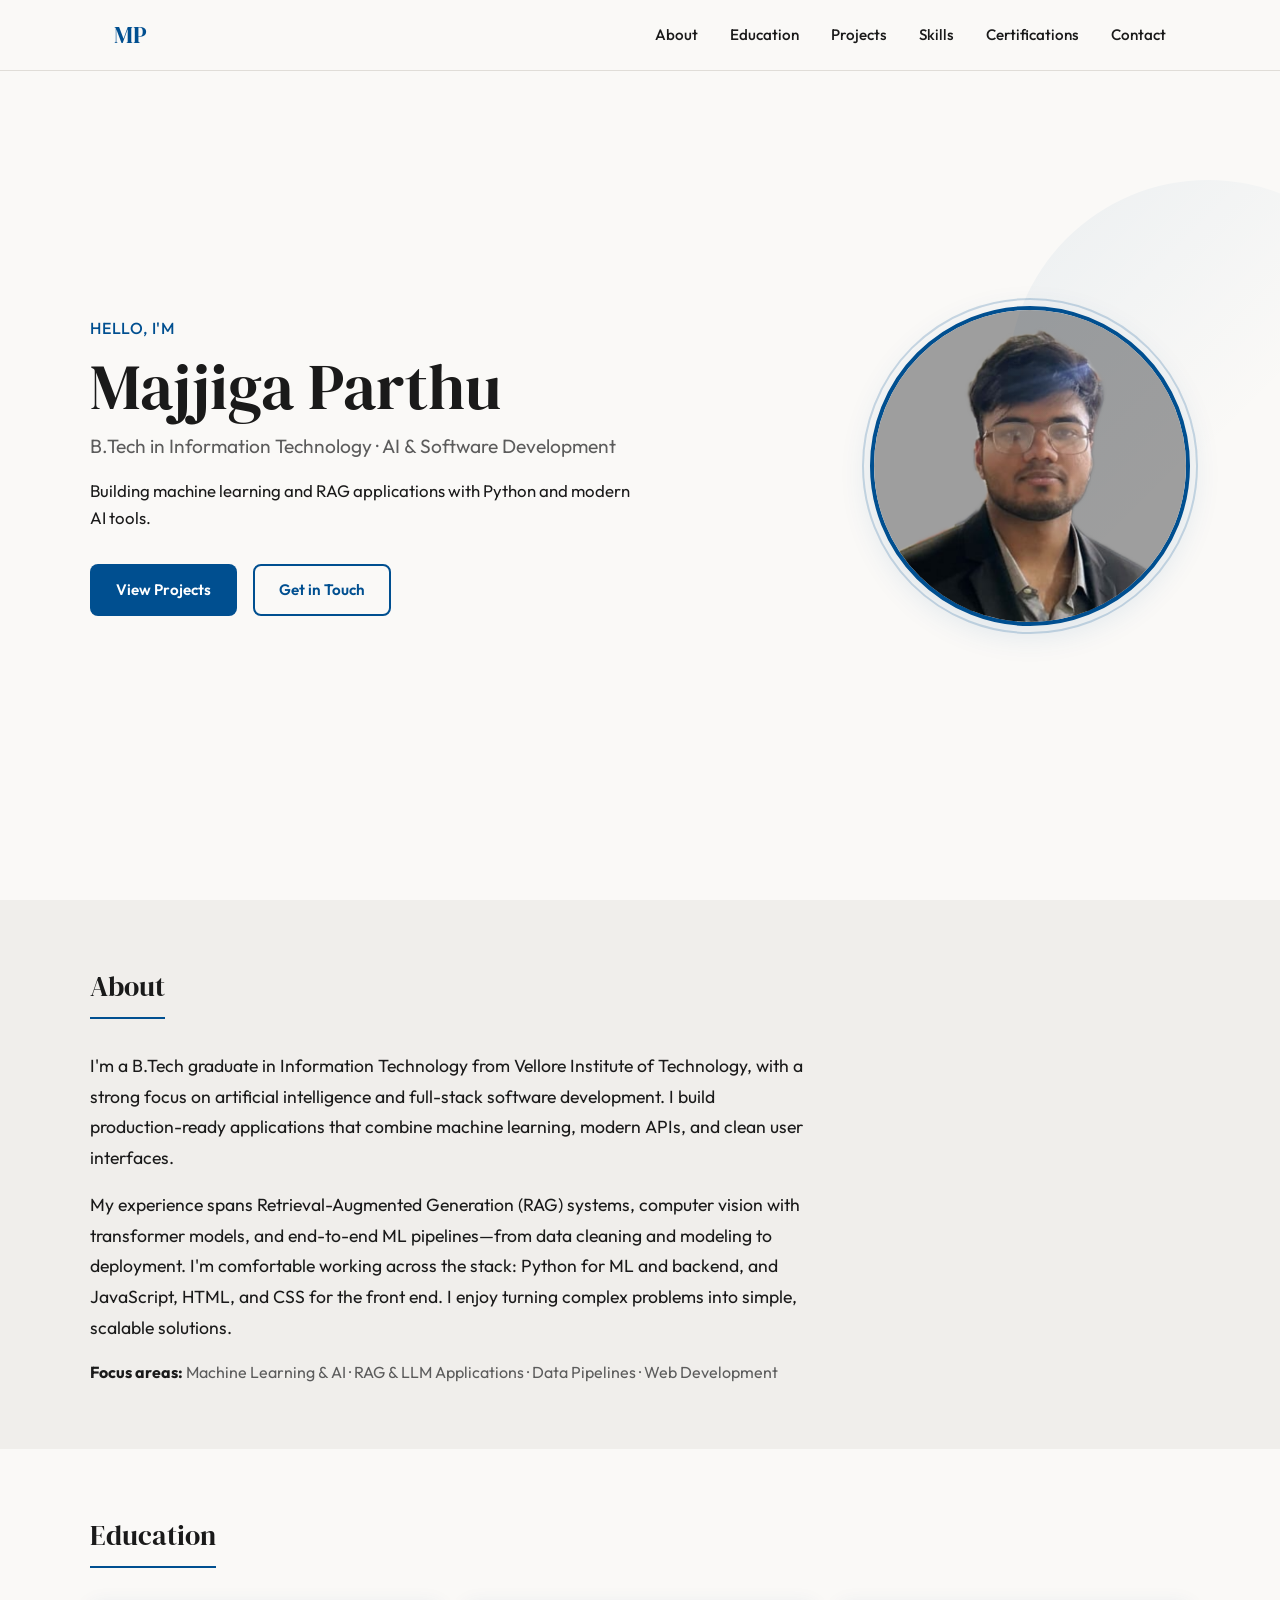
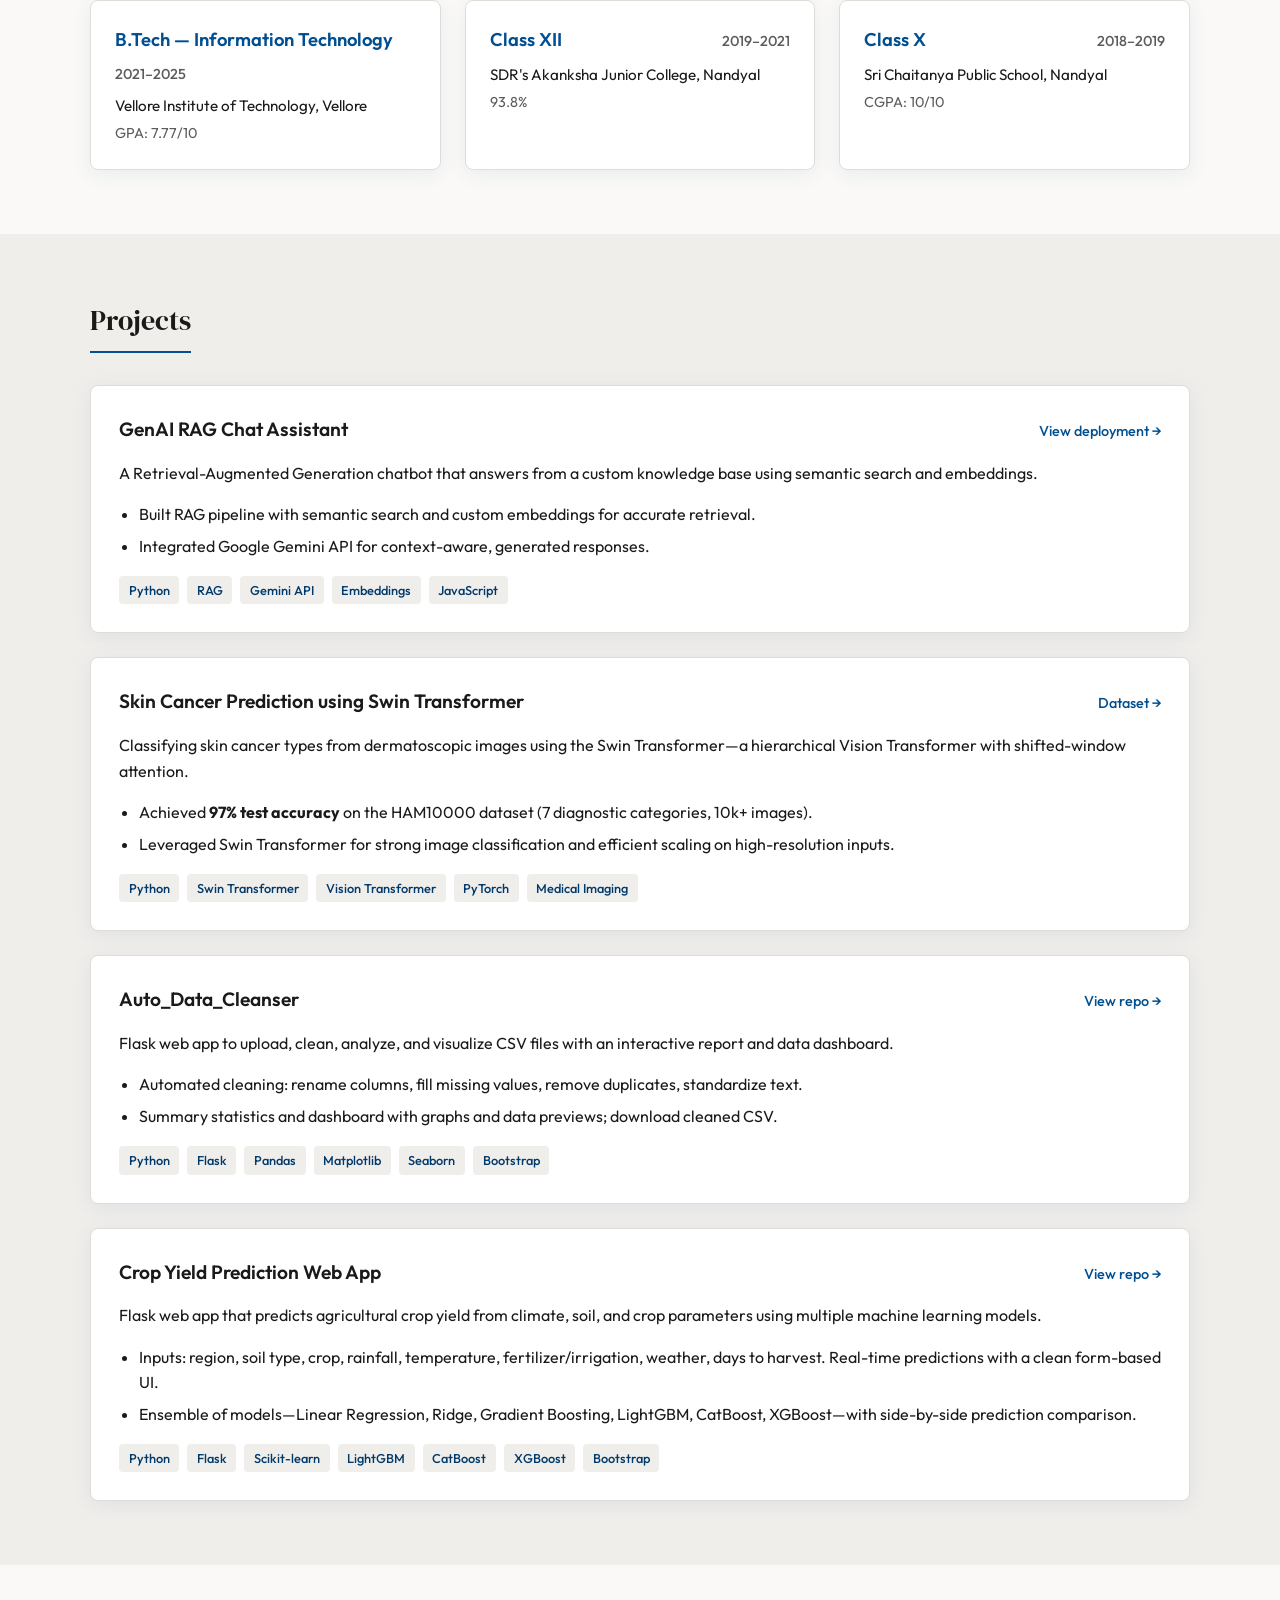
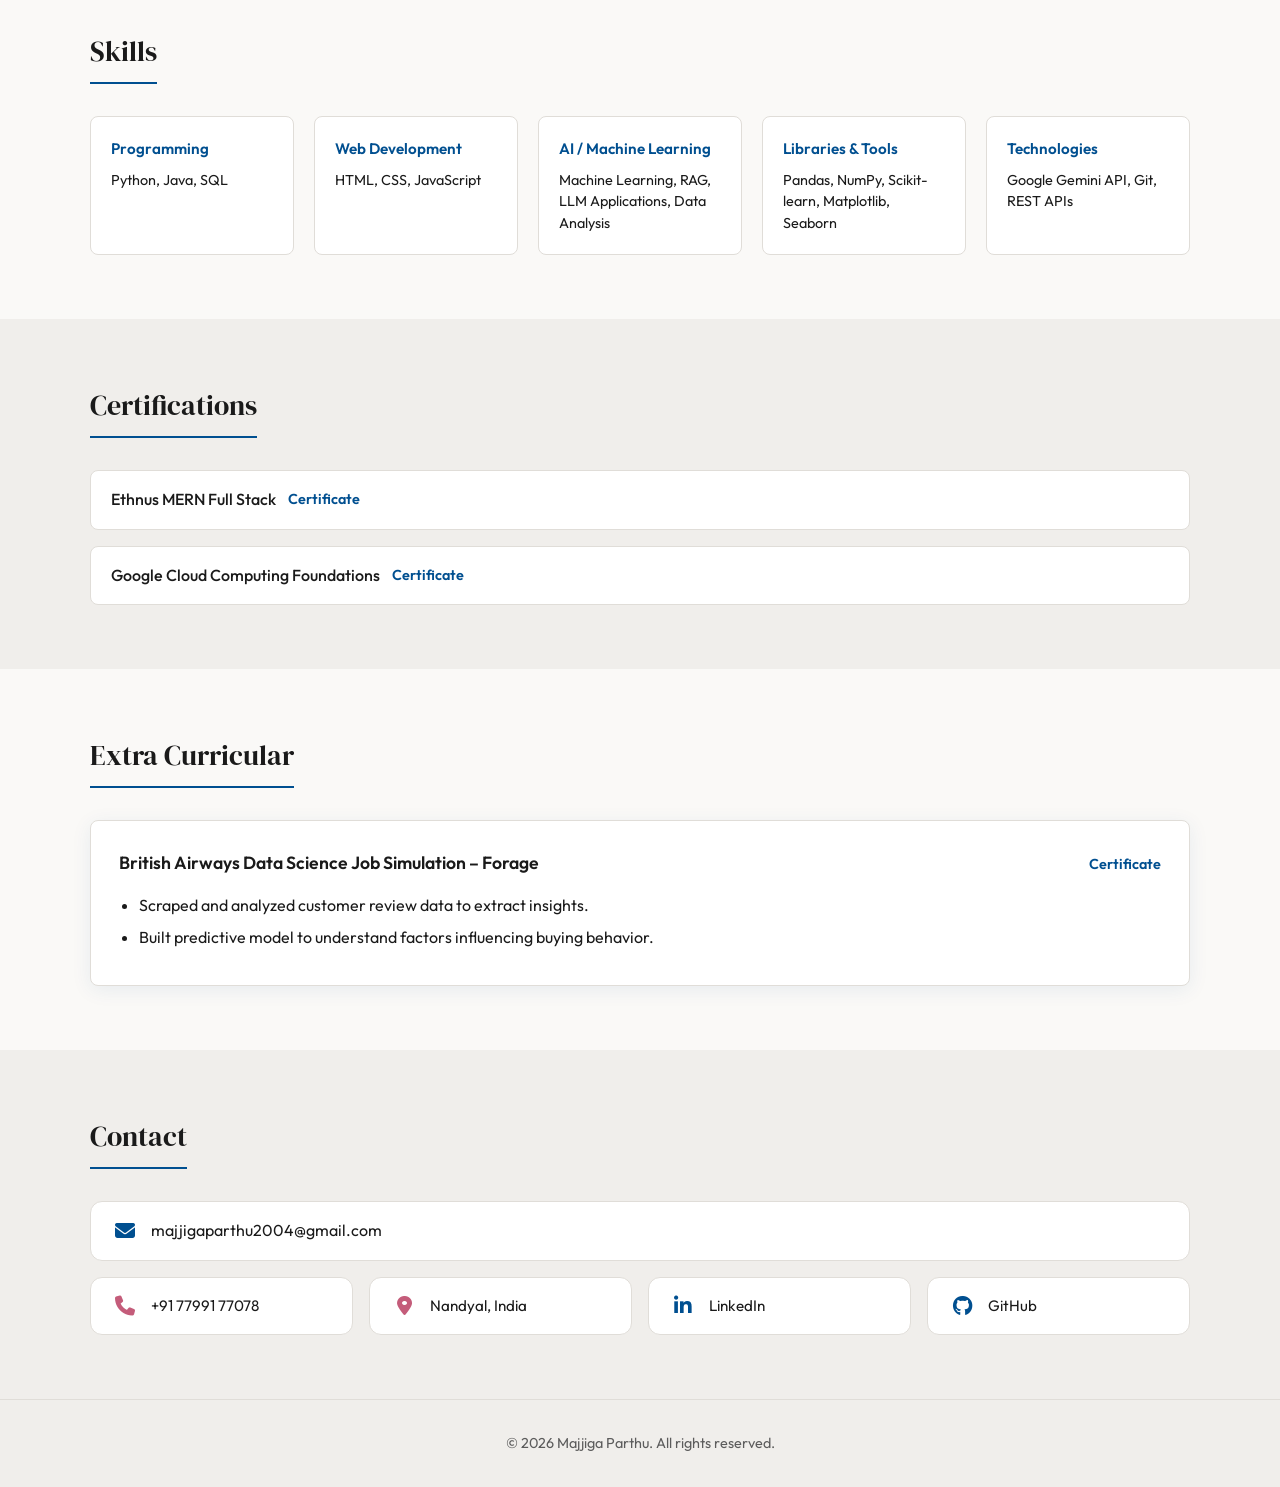
<file: index.html>
<!DOCTYPE html>
<html lang="en">
<head>
  <meta charset="UTF-8">
  <meta name="viewport" content="width=device-width, initial-scale=1.0">
  <title>Majjiga Parthu — Portfolio</title>
  <link rel="preconnect" href="https://fonts.googleapis.com">
  <link rel="preconnect" href="https://fonts.gstatic.com" crossorigin>
  <link href="https://fonts.googleapis.com/css2?family=DM+Serif+Display:ital@0;1&family=Outfit:wght@300;400;500;600;700&display=swap" rel="stylesheet">
  <link rel="stylesheet" href="https://cdnjs.cloudflare.com/ajax/libs/font-awesome/6.5.1/css/all.min.css" integrity="sha512-DTOQO9RWCH3ppGqcWaEA1BIZOC6xxalwEsw9c2QQeAIftl+Vegovlnee1c9QX4TctnWMn13TZye+giMm8e2LwA==" crossorigin="anonymous" referrerpolicy="no-referrer">
  <link rel="stylesheet" href="styles.css">
</head>
<body>
  <header class="site-header">
    <nav class="nav">
      <a href="#hero" class="nav-logo">MP</a>
      <ul class="nav-links">
        <li><a href="#about">About</a></li>
        <li><a href="#education">Education</a></li>
        <li><a href="#projects">Projects</a></li>
        <li><a href="#skills">Skills</a></li>
        <li><a href="#certifications">Certifications</a></li>
        <li><a href="#contact">Contact</a></li>
      </ul>
      <button class="nav-toggle" aria-label="Toggle menu" aria-expanded="false">
        <span></span><span></span><span></span>
      </button>
    </nav>
  </header>

  <main>
    <section id="hero" class="hero">
      <div class="hero-inner">
        <div class="hero-content">
          <p class="hero-greeting">Hello, I'm</p>
          <h1 class="hero-title">Majjiga Parthu</h1>
          <p class="hero-tagline">B.Tech in Information Technology · AI & Software Development</p>
          <p class="hero-summary">Building machine learning and RAG applications with Python and modern AI tools.</p>
          <div class="hero-cta">
            <a href="#projects" class="btn btn-primary">View Projects</a>
            <a href="#contact" class="btn btn-outline">Get in Touch</a>
          </div>
        </div>
        <div class="hero-photo-wrap">
          <img src="assets/photo.png" alt="Majjiga Parthu" class="hero-photo" width="320" height="320">
        </div>
      </div>
      <div class="hero-accent"></div>
    </section>

    <section id="about" class="section about">
      <div class="container">
        <h2 class="section-title">About</h2>
        <div class="about-content">
          <p class="about-text">I'm a B.Tech graduate in Information Technology from Vellore Institute of Technology, with a strong focus on artificial intelligence and full-stack software development. I build production-ready applications that combine machine learning, modern APIs, and clean user interfaces.</p>
          <p class="about-text">My experience spans Retrieval-Augmented Generation (RAG) systems, computer vision with transformer models, and end-to-end ML pipelines—from data cleaning and modeling to deployment. I'm comfortable working across the stack: Python for ML and backend, and JavaScript, HTML, and CSS for the front end. I enjoy turning complex problems into simple, scalable solutions.</p>
          <p class="about-focus"><strong>Focus areas:</strong> Machine Learning &amp; AI · RAG &amp; LLM Applications · Data Pipelines · Web Development</p>
        </div>
      </div>
    </section>

    <section id="education" class="section education">
      <div class="container">
        <h2 class="section-title">Education</h2>
        <div class="edu-grid">
          <article class="edu-card">
            <div class="edu-header">
              <h3>B.Tech — Information Technology</h3>
              <span class="edu-year">2021–2025</span>
            </div>
            <p class="edu-school">Vellore Institute of Technology, Vellore</p>
            <p class="edu-meta">GPA: 7.77/10</p>
          </article>
          <article class="edu-card">
            <div class="edu-header">
              <h3>Class XII</h3>
              <span class="edu-year">2019–2021</span>
            </div>
            <p class="edu-school">SDR's Akanksha Junior College, Nandyal</p>
            <p class="edu-meta">93.8%</p>
          </article>
          <article class="edu-card">
            <div class="edu-header">
              <h3>Class X</h3>
              <span class="edu-year">2018–2019</span>
            </div>
            <p class="edu-school">Sri Chaitanya Public School, Nandyal</p>
            <p class="edu-meta">CGPA: 10/10</p>
          </article>
        </div>
      </div>
    </section>

    <section id="projects" class="section projects">
      <div class="container">
        <h2 class="section-title">Projects</h2>
        <div class="project-list">
          <article class="project-card">
            <div class="project-header">
              <h3>GenAI RAG Chat Assistant</h3>
              <a href="https://production-grade-genai-assistant-with-rag-41a7.onrender.com/" class="project-link" target="_blank" rel="noopener">View deployment →</a>
            </div>
            <p class="project-intro">A Retrieval-Augmented Generation chatbot that answers from a custom knowledge base using semantic search and embeddings.</p>
            <ul class="project-details">
              <li>Built RAG pipeline with semantic search and custom embeddings for accurate retrieval.</li>
              <li>Integrated Google Gemini API for context-aware, generated responses.</li>
            </ul>
            <div class="project-tags">
              <span>Python</span><span>RAG</span><span>Gemini API</span><span>Embeddings</span><span>JavaScript</span>
            </div>
          </article>
          <article class="project-card">
            <div class="project-header">
              <h3>Skin Cancer Prediction using Swin Transformer</h3>
              <a href="https://www.kaggle.com/datasets/kmader/skin-cancer-mnist-ham10000" class="project-link" target="_blank" rel="noopener">Dataset →</a>
            </div>
            <p class="project-intro">Classifying skin cancer types from dermatoscopic images using the Swin Transformer—a hierarchical Vision Transformer with shifted-window attention.</p>
            <ul class="project-details">
              <li>Achieved <strong>97% test accuracy</strong> on the HAM10000 dataset (7 diagnostic categories, 10k+ images).</li>
              <li>Leveraged Swin Transformer for strong image classification and efficient scaling on high-resolution inputs.</li>
            </ul>
            <div class="project-tags">
              <span>Python</span><span>Swin Transformer</span><span>Vision Transformer</span><span>PyTorch</span><span>Medical Imaging</span>
            </div>
          </article>
          <article class="project-card">
            <div class="project-header">
              <h3>Auto_Data_Cleanser</h3>
              <a href="https://github.com/Parthu-M/Auto_Data_Cleanser" class="project-link" target="_blank" rel="noopener">View repo →</a>
            </div>
            <p class="project-intro">Flask web app to upload, clean, analyze, and visualize CSV files with an interactive report and data dashboard.</p>
            <ul class="project-details">
              <li>Automated cleaning: rename columns, fill missing values, remove duplicates, standardize text.</li>
              <li>Summary statistics and dashboard with graphs and data previews; download cleaned CSV.</li>
            </ul>
            <div class="project-tags">
              <span>Python</span><span>Flask</span><span>Pandas</span><span>Matplotlib</span><span>Seaborn</span><span>Bootstrap</span>
            </div>
          </article>
          <article class="project-card">
            <div class="project-header">
              <h3>Crop Yield Prediction Web App</h3>
              <a href="https://github.com/Parthu-M" class="project-link" target="_blank" rel="noopener">View repo →</a>
            </div>
            <p class="project-intro">Flask web app that predicts agricultural crop yield from climate, soil, and crop parameters using multiple machine learning models.</p>
            <ul class="project-details">
              <li>Inputs: region, soil type, crop, rainfall, temperature, fertilizer/irrigation, weather, days to harvest. Real-time predictions with a clean form-based UI.</li>
              <li>Ensemble of models—Linear Regression, Ridge, Gradient Boosting, LightGBM, CatBoost, XGBoost—with side-by-side prediction comparison.</li>
            </ul>
            <div class="project-tags">
              <span>Python</span><span>Flask</span><span>Scikit-learn</span><span>LightGBM</span><span>CatBoost</span><span>XGBoost</span><span>Bootstrap</span>
            </div>
          </article>
        </div>
      </div>
    </section>

    <section id="skills" class="section skills">
      <div class="container">
        <h2 class="section-title">Skills</h2>
        <div class="skills-grid">
          <div class="skill-group">
            <h4>Programming</h4>
            <p>Python, Java, SQL</p>
          </div>
          <div class="skill-group">
            <h4>Web Development</h4>
            <p>HTML, CSS, JavaScript</p>
          </div>
          <div class="skill-group">
            <h4>AI / Machine Learning</h4>
            <p>Machine Learning, RAG, LLM Applications, Data Analysis</p>
          </div>
          <div class="skill-group">
            <h4>Libraries & Tools</h4>
            <p>Pandas, NumPy, Scikit-learn, Matplotlib, Seaborn</p>
          </div>
          <div class="skill-group">
            <h4>Technologies</h4>
            <p>Google Gemini API, Git, REST APIs</p>
          </div>
        </div>
      </div>
    </section>

    <section id="certifications" class="section certifications">
      <div class="container">
        <h2 class="section-title">Certifications</h2>
        <ul class="cert-list">
          <li>
            <span class="cert-name">Ethnus MERN Full Stack</span>
            <a href="https://drive.google.com/file/d/1TAq2lgSChCT0bVQu0QEBgh1_pzq6dDM3/view?usp=sharing" target="_blank" rel="noopener" class="cert-link">Certificate</a>
          </li>
          <li>
            <span class="cert-name">Google Cloud Computing Foundations</span>
            <a href="https://drive.google.com/file/d/1j60cG4gsbuK1_XK9jXneSBzbaMVG6s2e/view?usp=sharing" target="_blank" rel="noopener" class="cert-link">Certificate</a>
          </li>
        </ul>
      </div>
    </section>

    <section id="extra" class="section extra">
      <div class="container">
        <h2 class="section-title">Extra Curricular</h2>
        <article class="extra-card">
          <div class="extra-header">
            <h3>British Airways Data Science Job Simulation – Forage</h3>
            <a href="https://drive.google.com/file/d/13ejUbgXG9OzSbZu1PFc1P-TKfFFwJHSD/view?usp=sharing" target="_blank" rel="noopener" class="cert-link">Certificate</a>
          </div>
          <ul>
            <li>Scraped and analyzed customer review data to extract insights.</li>
            <li>Built predictive model to understand factors influencing buying behavior.</li>
          </ul>
        </article>
      </div>
    </section>

    <section id="contact" class="section contact">
      <div class="container">
        <h2 class="section-title">Contact</h2>
        <div class="contact-grid">
          <a href="mailto:majjigaparthu2004@gmail.com" class="contact-item contact-item-email">
            <i class="contact-icon fa-solid fa-envelope" aria-hidden="true"></i>
            <span class="contact-label">majjigaparthu2004@gmail.com</span>
          </a>
          <a href="tel:+917799177078" class="contact-item">
            <i class="contact-icon fa-solid fa-phone" aria-hidden="true"></i>
            <span class="contact-label">+91 77991 77078</span>
          </a>
          <span class="contact-item contact-item-static">
            <i class="contact-icon fa-solid fa-location-dot" aria-hidden="true"></i>
            <span class="contact-label">Nandyal, India</span>
          </span>
          <a href="https://linkedin.com/in/majjigaparthu" target="_blank" rel="noopener" class="contact-item">
            <i class="contact-icon fa-brands fa-linkedin-in" aria-hidden="true"></i>
            <span class="contact-label">LinkedIn</span>
          </a>
          <a href="https://github.com/Parthu-M" target="_blank" rel="noopener" class="contact-item">
            <i class="contact-icon fa-brands fa-github" aria-hidden="true"></i>
            <span class="contact-label">GitHub</span>
          </a>
        </div>
      </div>
    </section>
  </main>

  <footer class="site-footer">
    <p>© <span id="year"></span> Majjiga Parthu. All rights reserved.</p>
  </footer>

  <script src="script.js"></script>
</body>
</html>
</file>
<file: styles.css>
/* -------------------- Variables -------------------- */
:root {
  --primary: #004f90;
  --primary-light: #1a6ba8;
  --primary-dark: #003a6b;
  --bg: #faf9f7;
  --bg-alt: #f0eeeb;
  --text: #1a1a1a;
  --text-muted: #5c5c5c;
  --border: #e0ddd8;
  --font-serif: "DM Serif Display", Georgia, serif;
  --font-sans: "Outfit", system-ui, sans-serif;
  --radius: 8px;
  --shadow: 0 4px 20px rgba(0, 79, 144, 0.08);
  --shadow-hover: 0 8px 32px rgba(0, 79, 144, 0.12);
}

/* -------------------- Reset & Base -------------------- */
*, *::before, *::after {
  box-sizing: border-box;
}

html {
  scroll-behavior: smooth;
}

body {
  margin: 0;
  font-family: var(--font-sans);
  font-size: 1rem;
  line-height: 1.6;
  color: var(--text);
  background: var(--bg);
}

a {
  color: var(--primary);
  text-decoration: none;
  transition: color 0.2s ease;
}

a:hover {
  color: var(--primary-dark);
}

/* -------------------- Header -------------------- */
.site-header {
  position: fixed;
  top: 0;
  left: 0;
  right: 0;
  z-index: 100;
  background: rgba(250, 249, 247, 0.92);
  backdrop-filter: blur(10px);
  border-bottom: 1px solid var(--border);
}

.nav {
  max-width: 1100px;
  margin: 0 auto;
  padding: 1rem 1.5rem;
  display: flex;
  align-items: center;
  justify-content: space-between;
}

.nav-logo {
  font-family: var(--font-serif);
  font-size: 1.5rem;
  font-weight: 400;
  color: var(--primary);
  letter-spacing: 0.02em;
}

.nav-links {
  display: flex;
  gap: 2rem;
  list-style: none;
  margin: 0;
  padding: 0;
}

.nav-links a {
  font-weight: 500;
  color: var(--text);
  font-size: 0.95rem;
}

.nav-links a:hover {
  color: var(--primary);
}

.nav-toggle {
  display: none;
  flex-direction: column;
  gap: 5px;
  background: none;
  border: none;
  cursor: pointer;
  padding: 4px;
}

.nav-toggle span {
  width: 24px;
  height: 2px;
  background: var(--text);
  border-radius: 1px;
}

/* -------------------- Hero -------------------- */
.hero {
  min-height: 100vh;
  display: flex;
  align-items: center;
  padding: 6rem 1.5rem 4rem;
  position: relative;
  overflow: hidden;
}

.hero-inner {
  max-width: 1100px;
  margin: 0 auto;
  width: 100%;
  display: flex;
  align-items: center;
  gap: 3rem;
  flex-wrap: wrap;
}

.hero-content {
  flex: 1 1 320px;
  min-width: 0;
}

.hero-greeting {
  font-size: 1rem;
  font-weight: 500;
  color: var(--primary);
  margin: 0 0 0.5rem;
  letter-spacing: 0.05em;
  text-transform: uppercase;
}

.hero-title {
  font-family: var(--font-serif);
  font-size: clamp(2.5rem, 6vw, 4rem);
  font-weight: 400;
  margin: 0 0 0.5rem;
  color: var(--text);
  line-height: 1.15;
}

.hero-tagline {
  font-size: 1.2rem;
  color: var(--text-muted);
  margin: 0 0 1rem;
  font-weight: 400;
}

.hero-summary {
  max-width: 540px;
  font-size: 1.05rem;
  color: var(--text);
  margin: 0 0 2rem;
}

.hero-cta {
  display: flex;
  gap: 1rem;
  flex-wrap: wrap;
}

.btn {
  display: inline-block;
  padding: 0.75rem 1.5rem;
  font-family: var(--font-sans);
  font-size: 0.95rem;
  font-weight: 600;
  border-radius: var(--radius);
  transition: background 0.2s, color 0.2s, box-shadow 0.2s;
  border: 2px solid transparent;
}

.btn-primary {
  background: var(--primary);
  color: #fff;
}

.btn-primary:hover {
  background: var(--primary-dark);
  box-shadow: var(--shadow-hover);
}

.btn-outline {
  border-color: var(--primary);
  color: var(--primary);
  background: transparent;
}

.btn-outline:hover {
  background: var(--primary);
  color: #fff;
}

.hero-photo-wrap {
  flex-shrink: 0;
  position: relative;
}

.hero-photo {
  width: 280px;
  height: 280px;
  object-fit: cover;
  border-radius: 50%;
  border: 4px solid var(--primary);
  box-shadow: var(--shadow-hover);
  display: block;
  background: var(--bg-alt);
}

.hero-photo-wrap::before {
  content: "";
  position: absolute;
  inset: -8px;
  border-radius: 50%;
  border: 2px solid rgba(0, 79, 144, 0.2);
  pointer-events: none;
}

@media (min-width: 900px) {
  .hero-photo {
    width: 320px;
    height: 320px;
  }
}

@media (max-width: 768px) {
  .hero-inner {
    flex-direction: column-reverse;
    gap: 2rem;
    text-align: center;
  }

  .hero-summary {
    max-width: none;
  }

  .hero-cta {
    justify-content: center;
  }

  .hero-photo {
    width: 220px;
    height: 220px;
  }
}

.hero-accent {
  position: absolute;
  top: 20%;
  right: -10%;
  width: 50vw;
  max-width: 400px;
  height: 50vw;
  max-height: 400px;
  background: linear-gradient(135deg, rgba(0, 79, 144, 0.06) 0%, transparent 60%);
  border-radius: 50%;
  pointer-events: none;
}

/* -------------------- Sections -------------------- */
.section {
  padding: 4rem 1.5rem;
}

.section:nth-child(even) {
  background: var(--bg-alt);
}

.container {
  max-width: 1100px;
  margin: 0 auto;
}

.section-title {
  font-family: var(--font-serif);
  font-size: 1.75rem;
  font-weight: 400;
  margin: 0 0 2rem;
  color: var(--text);
  padding-bottom: 0.5rem;
  border-bottom: 2px solid var(--primary);
  display: inline-block;
}

/* -------------------- About -------------------- */
.about-content {
  max-width: 720px;
}

.about-text {
  font-size: 1.1rem;
  color: var(--text);
  margin: 0 0 1rem;
  line-height: 1.75;
}

.about-text:last-of-type {
  margin-bottom: 1.25rem;
}

.about-focus {
  font-size: 1rem;
  color: var(--text-muted);
  margin: 0;
  line-height: 1.6;
}

.about-focus strong {
  color: var(--text);
}

/* -------------------- Education -------------------- */
.edu-grid {
  display: grid;
  gap: 1.5rem;
  grid-template-columns: repeat(auto-fit, minmax(280px, 1fr));
}

.edu-card {
  background: #fff;
  padding: 1.5rem;
  border-radius: var(--radius);
  border: 1px solid var(--border);
  box-shadow: var(--shadow);
  transition: box-shadow 0.2s;
}

.edu-card:hover {
  box-shadow: var(--shadow-hover);
}

.edu-header {
  display: flex;
  flex-wrap: wrap;
  justify-content: space-between;
  align-items: baseline;
  gap: 0.5rem;
  margin-bottom: 0.5rem;
}

.edu-card h3 {
  margin: 0;
  font-size: 1.15rem;
  font-weight: 600;
  color: var(--primary);
}

.edu-year {
  font-size: 0.9rem;
  color: var(--text-muted);
  font-weight: 500;
}

.edu-school {
  margin: 0 0 0.25rem;
  font-size: 0.95rem;
  color: var(--text);
}

.edu-meta {
  margin: 0;
  font-size: 0.9rem;
  color: var(--text-muted);
}

/* -------------------- Projects -------------------- */
.project-list {
  display: flex;
  flex-direction: column;
  gap: 1.5rem;
}

.project-card {
  background: #fff;
  padding: 1.75rem;
  border-radius: var(--radius);
  border: 1px solid var(--border);
  box-shadow: var(--shadow);
  transition: box-shadow 0.2s;
}

.project-card:hover {
  box-shadow: var(--shadow-hover);
}

.project-header {
  display: flex;
  flex-wrap: wrap;
  justify-content: space-between;
  align-items: baseline;
  gap: 0.75rem;
  margin-bottom: 1rem;
}

.project-card h3 {
  margin: 0;
  font-size: 1.2rem;
  font-weight: 600;
  color: var(--text);
}

.project-link {
  font-size: 0.9rem;
  font-weight: 500;
}

.project-details {
  margin: 0 0 1rem;
  padding-left: 1.25rem;
  color: var(--text);
}

.project-details li {
  margin-bottom: 0.4rem;
}

.project-intro {
  margin: 0 0 1rem;
  color: var(--text);
  line-height: 1.6;
}

.project-tags {
  display: flex;
  flex-wrap: wrap;
  gap: 0.5rem;
}

.project-tags span {
  font-size: 0.8rem;
  padding: 0.25rem 0.6rem;
  background: var(--bg-alt);
  color: var(--primary-dark);
  border-radius: 4px;
  font-weight: 500;
}

/* -------------------- Skills -------------------- */
.skills-grid {
  display: grid;
  gap: 1.25rem;
  grid-template-columns: repeat(auto-fit, minmax(200px, 1fr));
}

.skill-group {
  background: #fff;
  padding: 1.25rem;
  border-radius: var(--radius);
  border: 1px solid var(--border);
}

.skill-group h4 {
  margin: 0 0 0.5rem;
  font-size: 0.95rem;
  font-weight: 600;
  color: var(--primary);
}

.skill-group p {
  margin: 0;
  font-size: 0.9rem;
  color: var(--text);
  line-height: 1.5;
}

/* -------------------- Certifications -------------------- */
.cert-list {
  list-style: none;
  margin: 0;
  padding: 0;
  display: flex;
  flex-direction: column;
  gap: 1rem;
}

.cert-list li {
  display: flex;
  flex-wrap: wrap;
  align-items: center;
  gap: 0.75rem;
  padding: 1rem 1.25rem;
  background: #fff;
  border-radius: var(--radius);
  border: 1px solid var(--border);
}

.cert-name {
  font-weight: 500;
  color: var(--text);
}

.cert-link {
  font-size: 0.9rem;
  font-weight: 600;
}

/* -------------------- Extra -------------------- */
.extra-card {
  background: #fff;
  padding: 1.75rem;
  border-radius: var(--radius);
  border: 1px solid var(--border);
  box-shadow: var(--shadow);
}

.extra-header {
  display: flex;
  flex-wrap: wrap;
  justify-content: space-between;
  align-items: baseline;
  gap: 0.75rem;
  margin-bottom: 1rem;
}

.extra-card h3 {
  margin: 0;
  font-size: 1.1rem;
  font-weight: 600;
  color: var(--text);
}

.extra-card ul {
  margin: 0;
  padding-left: 1.25rem;
  color: var(--text);
}

.extra-card li {
  margin-bottom: 0.4rem;
}

/* -------------------- Contact -------------------- */
.contact-grid {
  display: grid;
  gap: 1rem;
  grid-template-columns: repeat(4, 1fr);
  grid-template-rows: auto auto;
}

.contact-item-email {
  grid-column: 1 / -1;
  padding: 1.25rem 1.5rem;
  min-height: 3.5rem;
}

.contact-item-email .contact-label {
  font-size: 1rem;
  white-space: nowrap;
  overflow: hidden;
  text-overflow: ellipsis;
}

@media (min-width: 640px) {
  .contact-item-email .contact-label {
    white-space: normal;
    text-overflow: unset;
  }
}

.contact-item {
  display: flex;
  align-items: center;
  gap: 0.75rem;
  padding: 1rem 1.25rem;
  background: #fff;
  border-radius: 12px;
  border: 1px solid var(--border);
  color: var(--text);
  transition: border-color 0.2s, box-shadow 0.2s;
}

a.contact-item:hover {
  border-color: var(--primary);
  box-shadow: var(--shadow);
  color: var(--text);
}

.contact-item-static {
  cursor: default;
}

.contact-icon {
  font-size: 1.25rem;
  color: var(--primary);
  min-width: 1.75rem;
  text-align: center;
  flex-shrink: 0;
}

/* Phone & location icons – accent color to match design */
.contact-item:nth-child(2) .contact-icon,
.contact-item:nth-child(3) .contact-icon {
  color: #c45c7a;
}

.contact-label {
  font-size: 0.95rem;
  word-break: break-word;
}

/* -------------------- Footer -------------------- */
.site-footer {
  padding: 2rem 1.5rem;
  text-align: center;
  border-top: 1px solid var(--border);
  background: var(--bg-alt);
}

.site-footer p {
  margin: 0;
  font-size: 0.9rem;
  color: var(--text-muted);
}

/* -------------------- Responsive -------------------- */
@media (max-width: 768px) {
  .nav-links {
    display: none;
    position: absolute;
    top: 100%;
    left: 0;
    right: 0;
    background: var(--bg);
    flex-direction: column;
    padding: 1.5rem;
    gap: 1rem;
    border-bottom: 1px solid var(--border);
  }

  .nav-links.is-open {
    display: flex;
  }

  .nav-toggle {
    display: flex;
  }

  .hero {
    padding-top: 5rem;
  }

  .section {
    padding: 3rem 1rem;
  }

  .contact-grid {
    grid-template-columns: 1fr 1fr;
  }
}
</file>
